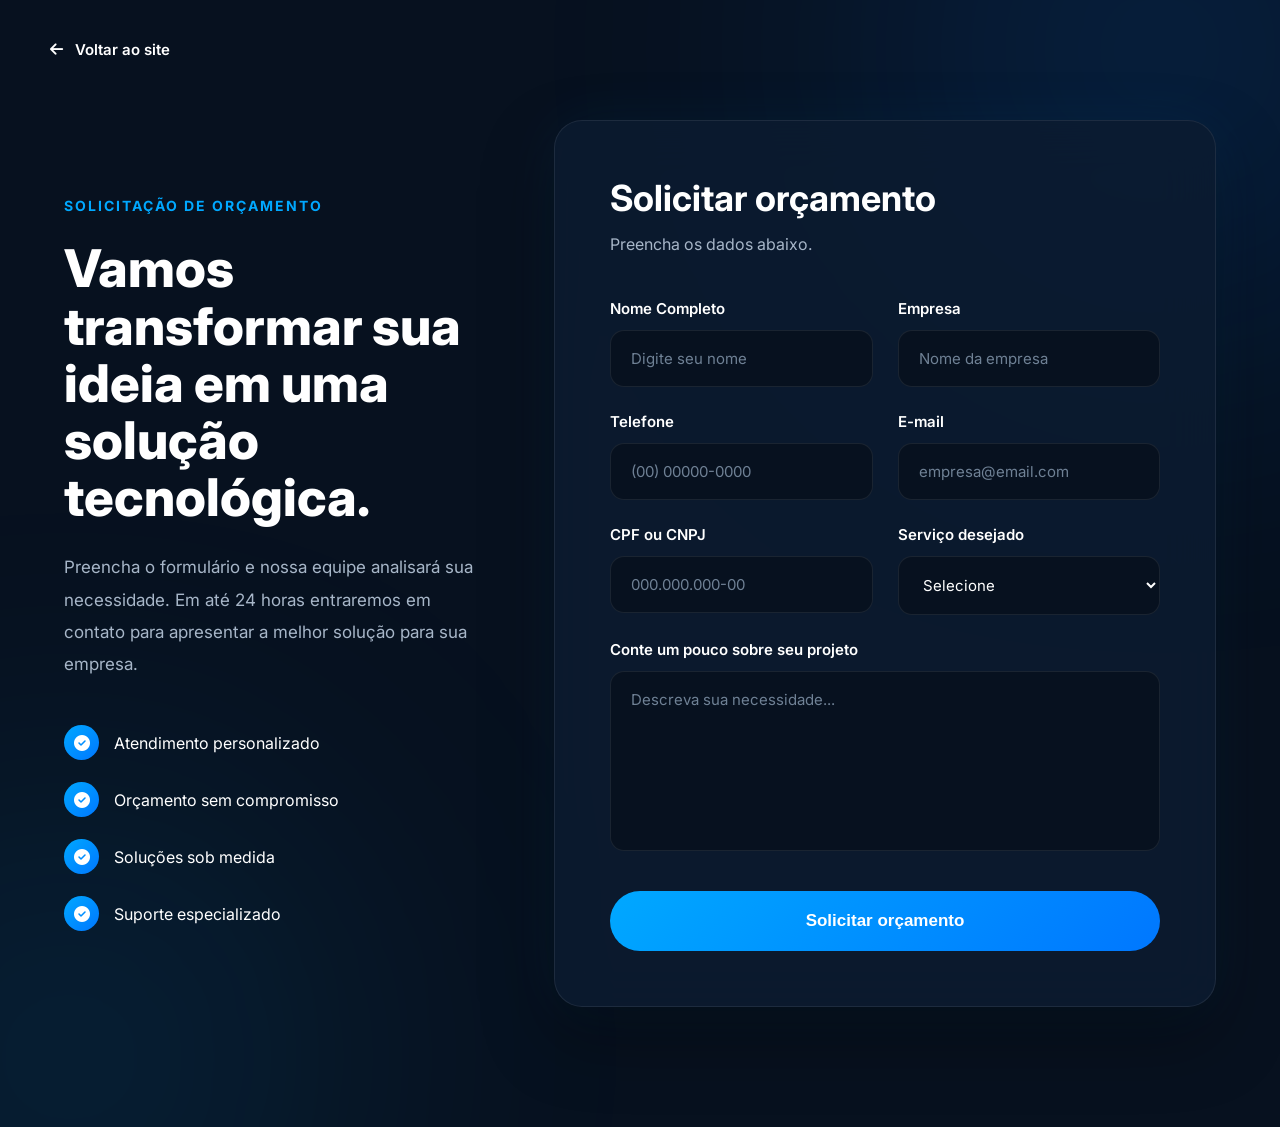
<file: orcamento.html>
<!DOCTYPE html>
<html lang="pt-BR">

<head>

    <meta charset="UTF-8">

    <meta name="viewport" content="width=device-width, initial-scale=1.0">

    <title>Solicitar Orçamento | AD Tech Solutions</title>

    <link rel="stylesheet" href="style.css">

    <link rel="preconnect" href="https://fonts.googleapis.com">

    <link rel="preconnect" href="https://fonts.gstatic.com" crossorigin>

    <link href="https://fonts.googleapis.com/css2?family=Inter:wght@300;400;500;600;700;800&display=swap" rel="stylesheet">

    <link rel="stylesheet"
        href="https://cdnjs.cloudflare.com/ajax/libs/font-awesome/6.7.2/css/all.min.css">

</head>

<body>

    <section class="quote-page">

        <a href="index.html" class="back-home">
            <i class="fa-solid fa-arrow-left"></i>
            Voltar ao site
        </a>

        <div class="quote-container">

            <!-- Texto -->

            <div class="quote-info">

                <span>SOLICITAÇÃO DE ORÇAMENTO</span>

                <h1>
                    Vamos transformar sua ideia em uma solução tecnológica.
                </h1>

                <p>
                    Preencha o formulário e nossa equipe analisará sua necessidade.
                    Em até 24 horas entraremos em contato para apresentar a melhor
                    solução para sua empresa.
                </p>

                <div class="quote-benefits">

                    <div>
                        <i class="fa-solid fa-circle-check"></i>
                        Atendimento personalizado
                    </div>

                    <div>
                        <i class="fa-solid fa-circle-check"></i>
                        Orçamento sem compromisso
                    </div>

                    <div>
                        <i class="fa-solid fa-circle-check"></i>
                        Soluções sob medida
                    </div>

                    <div>
                        <i class="fa-solid fa-circle-check"></i>
                        Suporte especializado
                    </div>

                </div>

            </div>

            <!-- Formulário -->

            <div class="quote-form">

                <h2>Solicitar orçamento</h2>

                <p>Preencha os dados abaixo.</p>

                <form class="form-grid">

                    <div class="input-group">
                        <label>Nome Completo</label>
                        <input type="text" placeholder="Digite seu nome">
                    </div>

                    <div class="input-group">
                        <label>Empresa</label>
                        <input type="text" placeholder="Nome da empresa">
                    </div>

                    <div class="input-group">
                        <label>Telefone</label>
                        <input type="tel" placeholder="(00) 00000-0000">
                    </div>

                    <div class="input-group">
                        <label>E-mail</label>
                        <input type="email" placeholder="empresa@email.com">
                    </div>

                    <div class="input-group">
                        <label>CPF ou CNPJ</label>
                        <input type="text" placeholder="000.000.000-00">
                    </div>

                    <div class="input-group">
                        <label>Serviço desejado</label>

                        <select>

                            <option>Selecione</option>
                            <option>Desenvolvimento de Sistemas</option>
                            <option>Infraestrutura</option>
                            <option>Cloud</option>
                            <option>Suporte Técnico</option>
                            <option>Consultoria</option>

                        </select>
                    </div>

                    <div class="input-group full">

                        <label>Conte um pouco sobre seu projeto</label>

                        <textarea placeholder="Descreva sua necessidade..."></textarea>

                    </div>

                    <div class="input-group full">

                        <button type="submit">

                            Solicitar orçamento

                        </button>

                    </div>

                </form>

            </div>

        </div>

    </section>

</body>

</html>
</file>
<file: style.css>
/*=========================================================
                    RESET
=========================================================*/

*{
    margin:0;
    padding:0;
    box-sizing:border-box;
}

html{
    scroll-behavior:smooth;
}

body{

    font-family:'Inter',sans-serif;

    background:#07111F;

    color:#FFF;

    overflow-x:hidden;

}

img{

    width:100%;

    display:block;

}

a{

    text-decoration:none;

    color:inherit;

}

ul{

    list-style:none;

}

.container{

    width:90%;

    max-width:1300px;

    margin:auto;

}

/*=========================================================
                    VARIÁVEIS
=========================================================*/

:root{

    --primary:#00A8FF;

    --secondary:#0077FF;

    --dark:#07111F;

    --dark2:#0C1C31;

    --white:#FFF;

    --gray:#A7B6C8;

    --glass:rgba(255,255,255,.05);

    --border:rgba(255,255,255,.08);

    --transition:.35s;

}

/*=========================================================
                    HEADER
=========================================================*/

#header{

    position:fixed;

    width:100%;

    top:0;

    left:0;

    z-index:999;

    transition:.4s;

    backdrop-filter:blur(15px);

    background:rgba(7,17,31,.75);

    border-bottom:1px solid rgba(255,255,255,.05);

}

nav{

    display:flex;

    justify-content:space-between;

    align-items:center;

    height:85px;

}

.logo{

    font-size:30px;

    font-weight:800;

    color:#FFF;

}

.logo span{

    color:var(--primary);

}

.menu{

    display:flex;

    gap:40px;

}

.menu a{

    font-size:15px;

    color:#EAEAEA;

    transition:.3s;

    position:relative;

}

.menu a:hover{

    color:var(--primary);

}

.menu a::after{

    content:"";

    position:absolute;

    left:0;

    bottom:-8px;

    width:0;

    height:2px;

    background:var(--primary);

    transition:.3s;

}

.menu a:hover::after{

    width:100%;

}

.btn-menu{

    background:linear-gradient(135deg,#00A8FF,#0077FF);

    padding:14px 26px;

    border-radius:50px;

    color:#FFF;

    font-weight:600;

    transition:.3s;

}

.btn-menu:hover{

    transform:translateY(-3px);

    box-shadow:0 10px 30px rgba(0,168,255,.35);

}

.mobile{

    display:none;

}

/*=========================================================
                    HERO
=========================================================*/

.hero{

    position:relative;

    min-height:100vh;

    display:flex;

    align-items:center;

    padding:170px 0 120px;

    overflow:hidden;

}

.hero-overlay{

    position:absolute;

    inset:0;

    background:linear-gradient(
        135deg,
        rgba(0,119,255,.12),
        transparent,
        rgba(0,168,255,.08)
    );

}

.hero-grid{

    display:grid;

    grid-template-columns:1.1fr .9fr;

    align-items:center;

    gap:70px;

    position:relative;

    z-index:2;

}

.hero-subtitle{

    display:inline-block;

    color:#00A8FF;

    font-weight:700;

    letter-spacing:2px;

    margin-bottom:25px;

}

.hero h1{

    font-size:68px;

    line-height:1.05;

    font-weight:800;

    margin-bottom:30px;

    max-width:700px;

}

.hero p{

    color:#A8B7C9;

    font-size:19px;

    line-height:1.9;

    max-width:650px;

    margin-bottom:45px;

}

.hero-buttons{

    display:flex;

    gap:20px;

    margin-bottom:45px;

}

.hero-list{

    display:grid;

    grid-template-columns:repeat(2,1fr);

    gap:20px;

}

.hero-list div{

    display:flex;

    align-items:center;

    gap:12px;

    font-weight:500;

}

.hero-list i{

    color:#00A8FF;

    font-size:18px;

}

.hero-right{

    display:flex;

    justify-content:center;

    align-items:center;

}

.hero-right img{

    width:100%;

    max-width:620px;

    animation:float 6s ease-in-out infinite;

    filter:drop-shadow(0 40px 80px rgba(0,168,255,.18));

}

@keyframes float{

    0%{

        transform:translateY(0);

    }

    50%{

        transform:translateY(-12px);

    }

    100%{

        transform:translateY(0);

    }

}
/*=========================================================
                MINI CARDS
=========================================================*/

.hero-services{

    display:flex;

    gap:20px;

    margin-top:70px;

}

.service-mini{

    display:flex;

    gap:18px;

    align-items:center;

    padding:18px;

    background:var(--glass);

    border:1px solid var(--border);

    border-radius:18px;

    backdrop-filter:blur(20px);

    transition:.35s;

}

.service-mini:hover{

    transform:translateY(-8px);

}

.service-mini i{

    width:60px;

    height:60px;

    border-radius:16px;

    background:linear-gradient(135deg,#00A8FF,#0077FF);

    display:flex;

    justify-content:center;

    align-items:center;

    font-size:22px;

}

.service-mini h4{

    margin-bottom:6px;

}

.service-mini p{

    margin:0;

    font-size:14px;

}

/*=========================================================
                HERO IMAGE
=========================================================*/

.hero-right{

    position:relative;

}

.circle{

    position:absolute;

    width:620px;

    height:620px;

    border-radius:50%;

    background:radial-gradient(circle,#0077FF30,transparent);

    top:-80px;

    left:0;

}

.hero-right img{

    position:relative;

    z-index:2;

}

.floating-card{

    position:absolute;

    display:flex;

    gap:15px;

    align-items:center;

    background:rgba(10,25,45,.85);

    border:1px solid rgba(255,255,255,.08);

    padding:18px;

    border-radius:18px;

    backdrop-filter:blur(18px);

    box-shadow:0 20px 50px rgba(0,0,0,.35);

}

.floating-card i{

    width:50px;

    height:50px;

    border-radius:50%;

    display:flex;

    justify-content:center;

    align-items:center;

    background:#00A8FF;

}

.card1{

    top:40px;

    left:-40px;

}

.card2{

    right:-30px;

    top:260px;

}

.card3{

    left:80px;

    bottom:20px;

}

/*=========================================================
                TECNOLOGIAS
=========================================================*/

.brands{

    padding:70px 0;

    background:#081626;

    overflow:hidden;

    border-top:1px solid rgba(255,255,255,.05);

    border-bottom:1px solid rgba(255,255,255,.05);

}

.brands-title{

    text-align:center;

    margin-bottom:40px;

}

.brands-title h3{

    color:#9BB7D5;

    font-weight:500;

}

.brands-slider{

    overflow:hidden;

    white-space:nowrap;

}

.brands-track{

    display:inline-flex;

    gap:80px;

    animation:slide 25s linear infinite;

}

.brands-track span{

    color:#FFF;

    font-size:20px;

    font-weight:700;

    opacity:.75;

}

@keyframes slide{

    from{

        transform:translateX(0);

    }

    to{

        transform:translateX(-50%);

    }

}

/*=========================================================
                    QUEM SOMOS
=========================================================*/

.about{

    padding:120px 0;

    position:relative;

}

.about-grid{

    display:grid;

    grid-template-columns:1fr 1fr;

    gap:80px;

    align-items:center;

}

.about-image{

    position:relative;

}

.about-image img{

    border-radius:25px;

    box-shadow:0 30px 60px rgba(0,0,0,.45);

}

.section-subtitle{

    display:inline-block;

    color:#00A8FF;

    font-size:14px;

    font-weight:700;

    letter-spacing:2px;

    margin-bottom:20px;

}

.about-content h2{

    font-size:48px;

    line-height:1.2;

    margin-bottom:25px;

}

.about-content p{

    color:#A8B7C9;

    line-height:1.9;

    margin-bottom:35px;

}

.about-list{

    display:grid;

    grid-template-columns:repeat(2,1fr);

    gap:20px;

}

.about-list div{

    display:flex;

    align-items:center;

    gap:12px;

    font-weight:500;

}

.about-list i{

    color:#00A8FF;

    font-size:20px;

}

/*=========================================================
                    TITULOS
=========================================================*/

.section-title{

    text-align:center;

    margin-bottom:70px;

}

.section-title span{

    color:#00A8FF;

    font-size:14px;

    font-weight:700;

    letter-spacing:2px;

}

.section-title h2{

    font-size:48px;

    margin-top:18px;

    margin-bottom:18px;

}

.section-title p{

    width:700px;

    max-width:100%;

    margin:auto;

    color:#A8B7C9;

    line-height:1.8;

}

/*=========================================================
                    SERVIÇOS
=========================================================*/

.services{

    padding:120px 0;

    background:#081626;

}

.services-grid{

    display:grid;

    grid-template-columns:repeat(2,1fr);

    gap:35px;

}

.service-card{

    background:#0C1C31;

    border:1px solid rgba(255,255,255,.05);

    border-radius:22px;

    padding:45px;

    transition:.35s;

    position:relative;

    overflow:hidden;

}

.service-card::before{

    content:"";

    position:absolute;

    width:100%;

    height:5px;

    left:0;

    top:0;

    background:linear-gradient(90deg,#00A8FF,#0077FF);

}

.service-card:hover{

    transform:translateY(-12px);

    box-shadow:0 25px 60px rgba(0,168,255,.18);

}

.service-icon{

    width:80px;

    height:80px;

    border-radius:20px;

    background:linear-gradient(135deg,#00A8FF,#0077FF);

    display:flex;

    justify-content:center;

    align-items:center;

    font-size:30px;

    margin-bottom:30px;

}

.service-card h3{

    font-size:28px;

    margin-bottom:18px;

}

.service-card p{

    color:#A8B7C9;

    line-height:1.8;

    margin-bottom:30px;

}

.service-card a{

    color:#00A8FF;

    font-weight:700;

    display:inline-flex;

    align-items:center;

    gap:10px;

}

.service-card a:hover{

    gap:18px;

}

/*=========================================================
                    DIFERENCIAIS
=========================================================*/

.diferenciais{

    padding:120px 0;

}

.diferenciais-grid{

    display:grid;

    grid-template-columns:repeat(4,1fr);

    gap:25px;

}

.diferencial-item{

    background:#0C1C31;

    padding:45px 30px;

    border-radius:20px;

    text-align:center;

    transition:.35s;

    border:1px solid rgba(255,255,255,.05);

}

.diferencial-item:hover{

    transform:translateY(-10px);

    box-shadow:0 25px 60px rgba(0,168,255,.18);

}

.diferencial-item i{

    font-size:45px;

    color:#00A8FF;

    margin-bottom:25px;

}

.diferencial-item h3{

    margin-bottom:18px;

}

.diferencial-item p{

    color:#A8B7C9;

    line-height:1.7;

}

/*=========================================================
                    PROCESSO
=========================================================*/

.processo{

    padding:120px 0;

    background:#081626;

}

.process-grid{

    display:grid;

    grid-template-columns:repeat(4,1fr);

    gap:35px;

}

.step{

    background:#0C1C31;

    padding:45px;

    border-radius:20px;

    text-align:center;

    position:relative;

    border:1px solid rgba(255,255,255,.05);

    transition:.35s;

}

.step:hover{

    transform:translateY(-10px);

}

.step span{

    display:inline-flex;

    justify-content:center;

    align-items:center;

    width:70px;

    height:70px;

    border-radius:50%;

    background:linear-gradient(135deg,#00A8FF,#0077FF);

    font-size:24px;

    font-weight:700;

    margin-bottom:25px;

}

.step h3{

    margin-bottom:18px;

    font-size:24px;

}

.step p{

    color:#A8B7C9;

    line-height:1.8;

}

/*=========================================================
                    ECOSSISTEMA
=========================================================*/

.explore{

    padding:120px 0;

}

.explore-grid{

    display:grid;

    grid-template-columns:repeat(3,1fr);

    gap:35px;

}

.explore-card{

    background:#0C1C31;

    border:1px solid rgba(255,255,255,.05);

    border-radius:24px;

    padding:45px 35px;

    transition:.35s;

    position:relative;

    overflow:hidden;

}

.explore-card::before{

    content:"";

    position:absolute;

    left:0;

    top:0;

    width:100%;

    height:5px;

    background:linear-gradient(90deg,#00A8FF,#0077FF);

}

.explore-card:hover{

    transform:translateY(-12px);

    box-shadow:0 25px 60px rgba(0,168,255,.20);

}

.explore-card i{

    width:80px;

    height:80px;

    border-radius:20px;

    background:linear-gradient(135deg,#00A8FF,#0077FF);

    display:flex;

    justify-content:center;

    align-items:center;

    font-size:34px;

    margin-bottom:30px;

}

.explore-card h3{

    font-size:28px;

    margin-bottom:18px;

}

.explore-card p{

    color:#A8B7C9;

    line-height:1.8;

}

.explore-card.destaque{

    background:linear-gradient(135deg,#0077FF,#00A8FF);

}

.explore-card.destaque p{

    color:#FFF;

}

/*=========================================================
                    CTA
=========================================================*/

.cta{

    padding:120px 0;

    text-align:center;

    background:linear-gradient(135deg,#0077FF,#00A8FF);

}

.cta h2{

    font-size:52px;

    margin-bottom:25px;

}

.cta p{

    max-width:700px;

    margin:auto;

    line-height:1.8;

    margin-bottom:45px;

    font-size:18px;

}

.cta .btn-primary{

    background:#FFF;

    color:#0077FF;

    font-weight:700;

}

.cta .btn-primary:hover{

    transform:translateY(-5px);

}

/*=========================================================
                    CONTATO
=========================================================*/

.contact{

    padding:120px 0;

}

.contact-grid{

    display:grid;

    grid-template-columns:1fr 1fr;

    gap:80px;

    align-items:center;

}

.contact-info{

    display:flex;

    flex-direction:column;

    gap:25px;

}

.contact-info div{

    display:flex;

    align-items:center;

    gap:18px;

    background:#0C1C31;

    border:1px solid rgba(255,255,255,.05);

    padding:22px 25px;

    border-radius:18px;

    transition:.35s;

}

.contact-info div:hover{

    transform:translateX(10px);

    border-color:#00A8FF;

}

.contact-info i{

    width:55px;

    height:55px;

    border-radius:50%;

    display:flex;

    justify-content:center;

    align-items:center;

    background:linear-gradient(135deg,#00A8FF,#0077FF);

    font-size:22px;

}

/*=========================================================
                    FOOTER
=========================================================*/

footer{

    background:#050D18;

    padding-top:70px;

}

.footer-grid{

    display:grid;

    grid-template-columns:2fr 1fr 1fr;

    gap:60px;

    padding-bottom:50px;

}

.footer-grid h3{

    font-size:32px;

    margin-bottom:20px;

}

.footer-grid h4{

    margin-bottom:20px;

}

.footer-grid p{

    color:#9FB0C2;

    line-height:1.8;

}

.footer-grid a{

    display:block;

    margin-bottom:14px;

    color:#9FB0C2;

    transition:.3s;

}

.footer-grid a:hover{

    color:#00A8FF;

    padding-left:10px;

}

.copyright{

    border-top:1px solid rgba(255,255,255,.05);

    text-align:center;

    padding:25px;

    color:#9FB0C2;

}

/*=========================================================
                    REVEAL
=========================================================*/

.reveal{

    opacity:0;

    transform:translateY(60px);

    transition:1s;

}

.reveal.active{

    opacity:1;

    transform:translateY(0);

}

/*=========================================================
                    SCROLLBAR
=========================================================*/

::-webkit-scrollbar{

    width:10px;

}

::-webkit-scrollbar-track{

    background:#07111F;

}

::-webkit-scrollbar-thumb{

    background:#0077FF;

    border-radius:20px;

}

/*=========================================================
                    RESPONSIVO
=========================================================*/

@media(max-width:1100px){

.hero-grid,
.about-grid,
.contact-grid{

    grid-template-columns:1fr;

}

.hero{

    padding-top:170px;

}

.hero h1{

    font-size:52px;

}

.services-grid{

    grid-template-columns:1fr;

}

.process-grid{

    grid-template-columns:repeat(2,1fr);

}

.diferenciais-grid{

    grid-template-columns:repeat(2,1fr);

}

.explore-grid{

    grid-template-columns:repeat(2,1fr);

}

.footer-grid{

    grid-template-columns:1fr;

}

}

@media(max-width:768px){

.menu{

    display:none;

}

.mobile{

    display:block;

    font-size:28px;

}

.hero{

    text-align:center;

}

.hero-buttons{

    flex-direction:column;

}

.hero-services{

    flex-direction:column;

}

.hero h1{

    font-size:40px;

}

.section-title h2{

    font-size:34px;

}

.about-content h2{

    font-size:34px;

}

.about-list{

    grid-template-columns:1fr;

}

.process-grid{

    grid-template-columns:1fr;

}

.diferenciais-grid{

    grid-template-columns:1fr;

}

.explore-grid{

    grid-template-columns:1fr;

}

.contact-grid{

    gap:40px;

}

.cta h2{

    font-size:36px;

}

}

@media(max-width:500px){

.hero{

    padding-top:150px;

}

.hero h1{

    font-size:34px;

}

.btn-primary,
.btn-secondary,
.btn-menu{

    width:100%;

    text-align:center;

}

.hero-buttons{

    width:100%;

}

.service-card{

    padding:30px;

}

.explore-card{

    padding:30px;

}

.step{

    padding:30px;

}

}

/*=========================================================
                PÁGINA DE ORÇAMENTO
=========================================================*/

.quote-page{

    min-height:100vh;

    background:#07111F;

    position:relative;

    overflow:hidden;

    padding:120px 0;

}

/*================ BACKGROUND =================*/

.quote-page::before{

    content:"";

    position:absolute;

    width:600px;

    height:600px;

    border-radius:50%;

    background:#0077ff25;

    filter:blur(140px);

    top:-250px;

    right:-180px;

}

.quote-page::after{

    content:"";

    position:absolute;

    width:500px;

    height:500px;

    border-radius:50%;

    background:#00A8FF20;

    filter:blur(140px);

    left:-180px;

    bottom:-180px;

}

.quote-container{

    width:90%;

    max-width:1250px;

    margin:auto;

    display:grid;

    grid-template-columns:420px 1fr;

    gap:70px;

    align-items:center;

    position:relative;

    z-index:2;

}

/*================ BOTÃO VOLTAR =================*/

.back-home{

    position:absolute;

    top:40px;

    left:50px;

    color:#FFF;

    display:flex;

    align-items:center;

    gap:12px;

    font-size:15px;

    font-weight:600;

    transition:.3s;

}

.back-home:hover{

    color:#00A8FF;

}

/*================ LADO ESQUERDO =================*/

.quote-info span{

    color:#00A8FF;

    letter-spacing:2px;

    font-size:14px;

    font-weight:700;

}

.quote-info h1{

    font-size:52px;

    line-height:1.1;

    margin:25px 0;

    font-weight:800;

}

.quote-info p{

    color:#A7B6C8;

    line-height:1.9;

    font-size:17px;

    margin-bottom:45px;

}

/*================ BENEFÍCIOS =================*/

.quote-benefits{

    display:flex;

    flex-direction:column;

    gap:22px;

}

.quote-benefits div{

    display:flex;

    align-items:center;

    gap:15px;

    font-size:16px;

}

.quote-benefits i{

    width:35px;

    height:35px;

    border-radius:50%;

    background:linear-gradient(135deg,#00A8FF,#0077FF);

    display:flex;

    justify-content:center;

    align-items:center;

    color:#FFF;

}

/*=========================================================
                    FORMULÁRIO
=========================================================*/

.quote-form{

    background:rgba(12,28,49,.85);

    backdrop-filter:blur(25px);

    border:1px solid rgba(255,255,255,.08);

    border-radius:28px;

    padding:55px;

    box-shadow:
    0 30px 70px rgba(0,0,0,.35),
    0 0 60px rgba(0,168,255,.08);

}

.quote-form h2{

    font-size:36px;

    margin-bottom:10px;

    font-weight:700;

}

.quote-form p{

    color:#A7B6C8;

    margin-bottom:40px;

    line-height:1.8;

}

/*================ GRID =================*/

.form-grid{

    display:grid;

    grid-template-columns:repeat(2,1fr);

    gap:25px;

}

.input-group{

    display:flex;

    flex-direction:column;

}

.input-group.full{

    grid-column:1 / 3;

}

/*================ LABEL =================*/

.input-group label{

    margin-bottom:12px;

    font-size:15px;

    font-weight:600;

    color:#FFF;

}

/*================ INPUTS =================*/

.input-group input,

.input-group select,

.input-group textarea{

    width:100%;

    padding:18px 20px;

    background:#07111F;

    border:1px solid rgba(255,255,255,.08);

    border-radius:14px;

    color:#FFF;

    font-size:15px;

    transition:.35s;

    font-family:'Inter',sans-serif;

}

.input-group input::placeholder,

.input-group textarea::placeholder{

    color:#6F8195;

}

.input-group textarea{

    min-height:180px;

    resize:none;

}

/*================ FOCUS =================*/

.input-group input:focus,

.input-group select:focus,

.input-group textarea:focus{

    outline:none;

    border-color:#00A8FF;

    box-shadow:0 0 0 4px rgba(0,168,255,.12);

    transform:translateY(-2px);

}

/*================ SELECT =================*/

.input-group select{

    cursor:pointer;

}

/*================ BOTÃO =================*/

.quote-form button{

    width:100%;

    margin-top:15px;

    padding:20px;

    border:none;

    border-radius:60px;

    background:linear-gradient(135deg,#00A8FF,#0077FF);

    color:#FFF;

    font-size:17px;

    font-weight:700;

    cursor:pointer;

    transition:.35s;

}

.quote-form button:hover{

    transform:translateY(-5px);

    box-shadow:0 20px 45px rgba(0,168,255,.35);

}

/*================ HOVER NOS CAMPOS =================*/

.input-group:hover input,

.input-group:hover select,

.input-group:hover textarea{

    border-color:rgba(0,168,255,.25);

}
</file>
